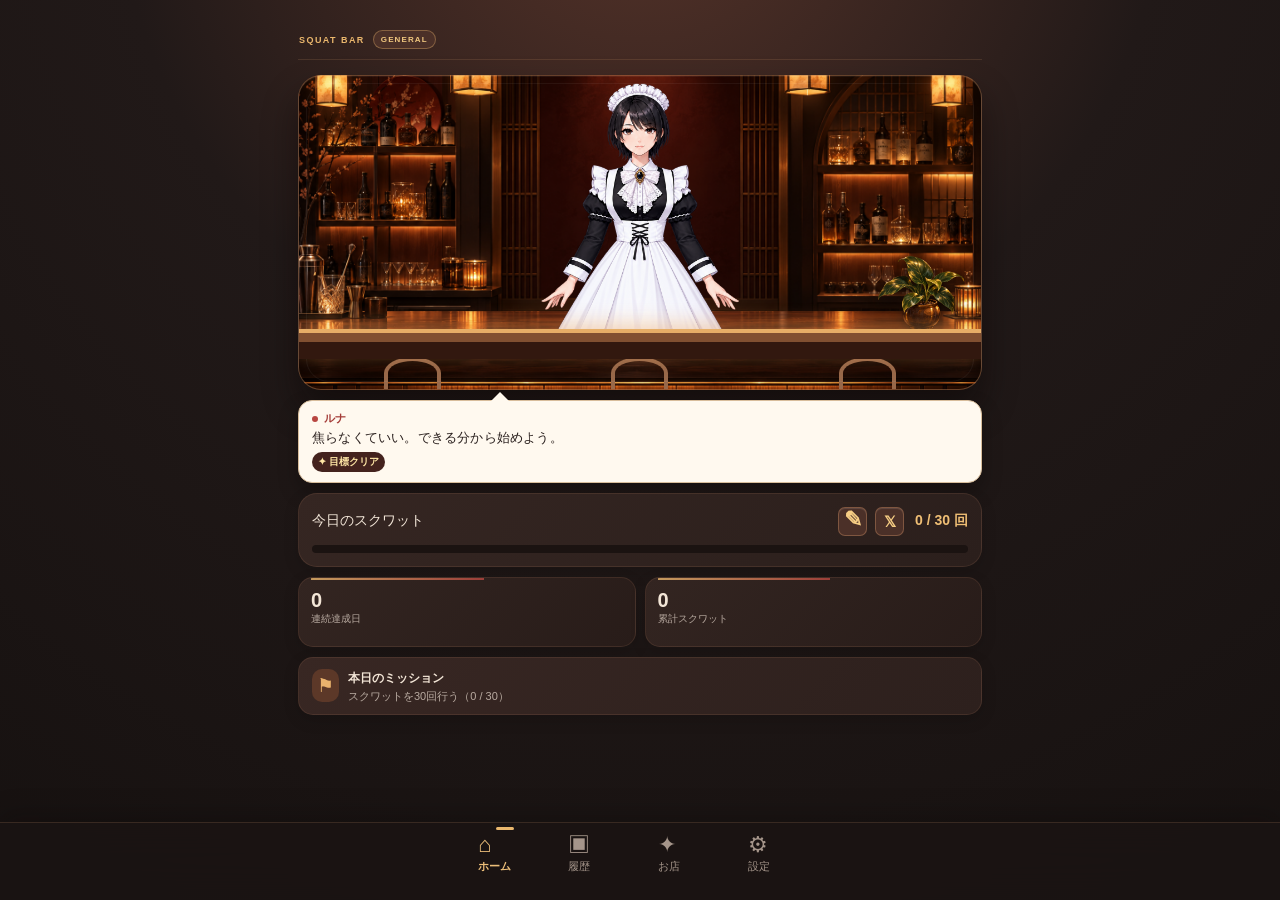
<file: index.html>
<!doctype html>
<html lang="ja">
  <head>
    <meta charset="UTF-8" />
    <meta name="viewport" content="width=device-width, initial-scale=1, viewport-fit=cover" />
    <meta name="theme-color" content="#211918" />
    <meta name="apple-mobile-web-app-capable" content="yes" />
    <meta name="apple-mobile-web-app-status-bar-style" content="black-translucent" />
    <meta name="apple-mobile-web-app-title" content="SQUAT BAR" />
    <link rel="manifest" href="manifest.webmanifest" />
    <link rel="apple-touch-icon" href="app-icon.jpg" />
    <link rel="stylesheet" href="style.css" />
    <title>SQUAT BAR</title>
  </head>
  <body>
    <main class="app-shell">
      <header class="app-header">
        <div class="brand-lockup"><p class="eyebrow">SQUAT BAR</p><span class="edition-tag">GENERAL</span></div>
        <h1 id="page-title"></h1>
      </header>

      <section id="home-page" class="page active" aria-label="ホーム">
        <article class="bar-card">
          <div class="bar-lights" aria-hidden="true"><i></i><i></i><i></i><i></i><i></i></div>
          <div class="bar-backdrop" aria-hidden="true"><span>◒</span><span>◇</span><span>◐</span></div>
          <div class="character-portrait"><img id="home-staff-image" src="a_clean_cutout_transparent_background_illustration.png" alt="バーカウンターに立つスタッフ" /></div>
          <img id="bar-plant" class="bar-plant" src="bar-plant-v1.png" alt="" aria-hidden="true" />
          <div class="bar-upgrades" aria-hidden="true"><img id="bar-upgrade-lamp" class="bar-upgrade bar-upgrade-lamp" src="bar-amber-lamp-v2.png" alt="" hidden /><img id="bar-upgrade-bottles" class="bar-upgrade bar-upgrade-bottles" src="bar-bottle-display-v2.png" alt="" hidden /><img id="bar-upgrade-runner" class="bar-upgrade bar-upgrade-runner" src="bar-velvet-runner-v2.png" alt="" hidden /><img id="bar-upgrade-record" class="bar-upgrade bar-upgrade-record" src="bar-record-player.png" alt="" hidden /><img id="bar-upgrade-stained-lamp" class="bar-upgrade bar-upgrade-stained-lamp" src="bar-stained-glass-lamp.png" alt="" hidden /><img id="bar-upgrade-flowers" class="bar-upgrade bar-upgrade-flowers" src="bar-dry-flower-vase.png" alt="" hidden /></div>
          <div class="counter-edge" aria-hidden="true"></div>
          <div class="bar-stools" aria-hidden="true"><span></span><span></span><span></span></div>
        </article>
        <article class="conversation-window"><p id="maid-name" class="maid-name">ルナ</p><p id="encouragement" class="maid-message"></p><span id="achievement-badge" class="achievement-badge" hidden>✦ 目標クリア</span></article>

        <article class="progress-card">
          <div class="progress-label"><span>今日のスクワット</span><div class="progress-actions"><button id="add-record-button" class="progress-action pencil-action" aria-label="スクワットを記録">✎</button><button id="share-button" class="progress-action x-action" aria-label="今日の記録をXへ投稿">𝕏</button><strong id="today-count">0 / 30 回</strong></div></div>
          <div class="progress-track"><div id="progress-bar" class="progress-bar"></div></div>
        </article>


        <div class="stats-grid">
          <article class="stat-card"><strong id="streak-count">0</strong><span>連続達成日</span></article>
          <article class="stat-card"><strong id="total-count">0</strong><span>累計スクワット</span></article>
        </div>

        <article class="mission-card"><span>⚑</span><div><strong>本日のミッション</strong><p id="mission-text"></p></div></article>
      </section>

      <section id="history-page" class="page" aria-label="履歴">
        <div class="history-summary">
          <article class="history-summary-card"><span>最高記録</span><strong id="history-best-count">0回</strong><small id="history-best-energy">0.0 kcal</small></article>
          <article class="history-summary-card"><span>累計記録</span><strong id="history-total-count">0回</strong><small id="history-total-energy">0.0 kcal</small></article>
        </div>
        <div class="period-summary" aria-label="期間ごとの記録">
          <article><span>今週</span><strong id="week-count">0回</strong><small id="week-days">0日記録</small></article>
          <article><span>今月</span><strong id="month-count">0回</strong><small id="month-days">0日記録</small></article>
        </div>
        <section class="history-chart" aria-labelledby="weekly-chart-title">
          <div><strong id="weekly-chart-title">最近7日間</strong><span id="weekly-chart-total">合計 0回</span></div>
          <div id="weekly-chart-bars" class="weekly-chart-bars" aria-label="最近7日間のスクワット回数"></div>
        </section>
        <div id="history-list" class="history-list"></div>
        <div id="history-empty" class="empty-state"><span>🗓️</span><h2>まだ記録がありません</h2><p>ホームから最初のスクワットを記録しましょう。</p></div>
      </section>

      <section id="collection-page" class="page" aria-label="屋敷">
        <p class="collection-summary">累計 <strong id="collection-total">0</strong> 回</p>
        <section class="bar-rank-card" aria-label="BAR営業ランク">
          <p>BAR RANK <span id="bar-rank-level">RANK 1</span></p><strong id="bar-rank-name">BAR ビギナー</strong>
          <div class="bar-rank-track"><i id="bar-rank-progress"></i></div><small id="bar-rank-next">次のランクまで 100回</small>
        </section>
        <section class="coin-wallet" aria-label="SQUAT COIN"><div><span>SQUAT COIN</span><strong><b id="coin-balance">0</b> coin</strong></div><small>スクワット1回につき1 coin。日替わりオーダーの達成で追加coinも獲得できます。</small></section>
        <section id="daily-order-card" class="daily-order-card" aria-label="日替わりオーダー">
          <div class="daily-order-heading"><span>DAILY ORDER</span><strong id="daily-order-reward">+0 coin</strong></div>
          <h2 id="daily-order-title">本日のオーダー</h2><p id="daily-order-detail"></p>
          <div class="daily-order-track"><i id="daily-order-progress"></i></div>
        </section>
        <h2>乾杯セッション</h2><div id="companion-shop" class="companion-shop"></div>
        <h2>バーを飾る</h2><div id="shop-list" class="shop-list"></div>
        <h2>スタッフ</h2><div id="staff-list" class="staff-list"></div><button id="show-fullbody-button" class="secondary-button">選択中のスタッフを全身表示</button>
        <h2>ごほうび</h2><div id="reward-list" class="collection-list"></div>
      </section>

      <section id="settings-page" class="page" aria-label="設定">
        <article class="settings-card"><label for="goal-input">1日の目標回数</label><div class="goal-control"><button id="goal-minus" aria-label="目標を減らす">−</button><input id="goal-input" type="number" inputmode="numeric" min="5" max="500" step="5" value="30" aria-label="1日の目標回数" /><span>回</span><button id="goal-plus" aria-label="目標を増やす">＋</button></div></article>
        <article class="settings-card"><label for="weight-input">体重</label><div class="weight-control"><input id="weight-input" type="number" inputmode="decimal" min="20" max="300" step="0.1" value="60" aria-label="体重" /><span>kg</span></div><p class="input-hint">太もも計測時のアクティブエネルギー概算に使います。</p></article>
        <article class="settings-card"><label for="motion-mode-input">太もも計測の感度</label><select id="motion-mode-input" class="settings-input"><option value="standard">標準</option><option value="slow">ゆっくり</option><option value="deep">深くしゃがむ</option></select><p id="motion-mode-hint" class="input-hint"></p></article>
        <article class="settings-card"><strong>データのバックアップ</strong><p class="input-hint">スクワット履歴・設定・解放スタッフをJSONファイルに保存、または復元できます。</p><div class="backup-actions"><button id="export-data-button" class="secondary-button" type="button">データを書き出す</button><label class="secondary-button import-data-button">データを読み込む<input id="import-data-input" type="file" accept="application/json,.json" hidden /></label></div></article>
        <article class="settings-card auto-protection-card"><strong>自動保護</strong><p id="auto-backup-status" class="input-hint">記録の変更時に、この端末へ自動復元ポイントを保存します。</p><small>アプリの更新では保持されます。Safariのデータ削除や端末故障には、手動の書き出しもご利用ください。</small></article>
        <article class="settings-card"><strong>リマインダー</strong><p class="input-hint">共有メニューから「リマインダー」を選び、通知時刻を設定できます。</p><button id="add-reminder-button" class="secondary-button">iPhoneのリマインダーに追加</button></article>
        <article class="settings-card about"><strong>SQUAT BAR</strong><p>カウンター越しのひとことと、毎日の小さな積み重ねを。</p></article>
      </section>
    </main>

    <nav class="tab-bar" aria-label="メインメニュー">
      <button class="tab active" data-page="home"><span>⌂</span>ホーム</button>
      <button class="tab" data-page="history"><span>▣</span>履歴</button>
      <button class="tab" data-page="collection"><span>✦</span>お店</button>
      <button class="tab" data-page="settings"><span>⚙</span>設定</button>
    </nav>

    <dialog id="record-dialog">
      <form id="record-form" method="dialog">
        <div class="dialog-header"><h2 id="record-dialog-title">記録する</h2><button class="close-button" value="cancel" aria-label="閉じる">×</button></div>
        <label class="form-label" for="count-input">今回のスクワット</label>
        <div class="count-picker"><button type="button" id="count-minus" aria-label="回数を減らす">−</button><input id="count-input" type="number" inputmode="numeric" min="1" max="500" value="10" aria-label="スクワット回数" /><span>回</span><button type="button" id="count-plus" aria-label="回数を増やす">＋</button></div>
        <section class="motion-counter" aria-labelledby="motion-title">
          <div><strong id="motion-title">太ももで自動計測</strong><p>背面を太ももへ当て、スマホ上部を下にして使います。</p></div>
          <button type="button" id="motion-open-button" class="motion-button">計測画面を開く</button>
        </section>
        <label class="form-label" for="performed-at-input">日時</label>
        <input id="performed-at-input" type="datetime-local" />
        <label class="form-label" for="memo-input">メモ（任意）</label>
        <input id="memo-input" maxlength="80" placeholder="例：朝の運動" />
        <p class="maid-tip">「無理はしないで。フォームを整えて、気持ちよくいこう。」</p>
        <button id="record-save-button" class="primary-button" value="default">保存する</button>
      </form>
    </dialog>
    <dialog id="staff-dialog" class="staff-dialog">
      <button id="close-staff-dialog" class="close-button" aria-label="閉じる">×</button>
      <img id="staff-dialog-image" src="a_clean_cutout_transparent_background_illustration.png" alt="スタッフの全身イラスト" />
    </dialog>
    <dialog id="unlock-dialog" class="unlock-dialog">
      <p class="motion-dialog-kicker">NEW STAFF UNLOCKED</p><h2>新しいスタッフが加わりました</h2>
      <div id="unlock-dialog-list" class="unlock-dialog-list"></div>
      <button id="close-unlock-dialog" class="primary-button" type="button">閉じる</button>
    </dialog>
    <dialog id="motion-dialog" class="motion-dialog">
      <button id="motion-close-button" class="close-button" aria-label="計測を閉じる">×</button>
      <p class="motion-dialog-kicker">THIGH SQUAT COUNTER</p>
      <h2>太ももで計測</h2>
      <div class="motion-live-count"><span>現在の回数</span><strong id="motion-count">0</strong><small>回</small></div>
      <div class="motion-metrics"><article><span>計測時間</span><strong id="motion-duration">0:00</strong></article><article><span>アクティブエネルギー</span><strong id="motion-energy">0.0 <small>kcal</small></strong></article></div>
      <section id="motion-posture" class="motion-posture" data-phase="idle" aria-live="polite">
        <span id="motion-posture-mark">Ⅰ</span><strong id="motion-posture-label">開始前</strong><p id="motion-status">スマホの背面を太ももへ。上部を下にして、直立した姿勢で準備してください。</p>
      </section>
      <div class="motion-guide"><span>直立</span><b>→</b><span>水平でOK</span><b>→</b><span>直立で+1</span></div>
      <button id="motion-begin-button" class="primary-button" type="button">基準をセットして開始</button>
      <button id="motion-undo-button" class="motion-undo-button" type="button" hidden>↶ 直前の1回を取り消す</button>
      <button id="motion-finish-button" class="secondary-button" type="button" hidden>終了して記録へ</button>
    </dialog>
    <dialog id="motion-resume-dialog" class="motion-resume-dialog">
      <p class="motion-dialog-kicker">MEASUREMENT PAUSED</p><h2>計測を再開しますか？</h2>
      <p>ページを離れたため、計測を一時停止しました。中断中の時間は計測時間に含まれません。</p>
      <button id="resume-motion-button" class="primary-button" type="button">再開する</button>
      <button id="interrupt-motion-button" class="secondary-button" type="button">中断する</button>
    </dialog>
    <div id="toast" class="toast" role="status" aria-live="polite"></div>

    <script src="app.js"></script>
  </body>
</html>
</file>
<file: style.css>
:root { --purple:#6e4bc6; --deep:#45317f; --pale:#f3efff; --ink:#292438; --muted:#726d80; --card:#fff; }
* { box-sizing: border-box; }
body { margin:0; color:var(--ink); background:#f7f5fb; font-family:-apple-system,BlinkMacSystemFont,"Hiragino Sans",sans-serif; }
button,input { font:inherit; } button { cursor:pointer; touch-action:manipulation; -webkit-tap-highlight-color:transparent; }
.app-shell { max-width:680px; min-height:calc(100vh - 78px); margin:auto; padding:calc(18px + env(safe-area-inset-top)) 18px 104px; }
.app-header { display:flex; align-items:center; margin-bottom:20px; position:relative; }.eyebrow { color:var(--purple); font-size:11px; font-weight:800; letter-spacing:.16em; margin:0 0 3px; }.app-header h1 { font-size:27px; margin:0; }.app-header h1:empty { display:none; }.icon-button { background:transparent; border:0; color:var(--muted); font-size:23px; margin-left:auto; padding:8px; }.page { display:none; }.page.active { display:block; }
.maid-card { align-items:center; background:linear-gradient(135deg,#7d5ad5,#3f2a7d); border-radius:26px; color:white; display:flex; gap:14px; padding:18px; box-shadow:0 12px 28px #6e4bc633; }.maid-portrait { align-items:center; background:#ffffff28; border:1px solid #ffffff30; border-radius:50%; display:flex; flex:0 0 78px; font-size:48px; height:78px; justify-content:center; }.maid-name { font-weight:800; margin:0 0 6px; }.maid-message { font-size:14px; line-height:1.55; margin:0; }.achievement-badge { background:#fff3c7; border-radius:99px; color:#735000; display:inline-block; font-size:12px; font-weight:700; margin-top:9px; padding:4px 8px; }
.progress-card,.mission-card,.settings-card { background:var(--card); border-radius:19px; box-shadow:0 4px 16px #3522640a; margin-top:16px; padding:17px; }.progress-label { display:flex; font-size:14px; justify-content:space-between; margin-bottom:12px; }.progress-label strong { color:var(--purple); }.progress-track { background:#e8e2f6; border-radius:99px; height:10px; overflow:hidden; }.progress-bar { background:linear-gradient(90deg,#9674e9,var(--purple)); border-radius:inherit; height:100%; transition:width .35s; width:0; }
.stats-grid { display:grid; gap:12px; grid-template-columns:1fr 1fr; margin-top:16px; }.stat-card { background:var(--card); border-radius:19px; display:flex; flex-direction:column; padding:16px; }.stat-card strong { font-size:25px; margin:7px 0 2px; }.stat-card span:last-child { color:var(--muted); font-size:12px; }.stat-icon { font-size:20px; }.primary-button { background:var(--purple); border:0; border-radius:99px; box-shadow:0 8px 16px #6e4bc636; color:white; display:block; font-weight:800; margin:22px 0 0; padding:16px; width:100%; }.mission-card { align-items:center; display:flex; gap:13px; }.mission-card>span { color:var(--purple); font-size:25px; }.mission-card strong { font-size:14px; }.mission-card p { color:var(--muted); font-size:13px; margin:4px 0 0; }
.tab-bar { background:#fffffff2; border-top:1px solid #e9e6ee; bottom:0; display:flex; height:78px; justify-content:center; left:0; padding-bottom:env(safe-area-inset-bottom); position:fixed; right:0; }.tab { background:transparent; border:0; color:#8c8795; display:flex; flex-direction:column; font-size:11px; gap:3px; min-width:90px; padding:10px 18px; }.tab span { font-size:22px; line-height:23px; }.tab.active { color:var(--purple); font-weight:800; }
.history-list,.collection-list { display:grid; gap:10px; }.history-item,.unlock-row { align-items:center; background:var(--card); border-radius:17px; display:flex; gap:13px; padding:15px; }.history-icon,.unlock-icon { align-items:center; background:var(--pale); border-radius:13px; display:flex; font-size:22px; height:44px; justify-content:center; width:44px; }.history-copy,.unlock-copy { flex:1; }.history-copy strong,.unlock-copy strong { display:block; font-size:15px; }.history-copy span,.unlock-copy span { color:var(--muted); display:block; font-size:12px; margin-top:4px; }.delete-button { background:#fff0f2; border:0; border-radius:9px; color:#be4860; padding:8px; }.empty-state { color:var(--muted); margin:85px auto; max-width:260px; text-align:center; }.empty-state span { font-size:42px; }.empty-state h2 { color:var(--ink); font-size:18px; }.empty-state p { font-size:14px; line-height:1.55; }.collection-summary { color:var(--muted); margin:0 0 22px; }.collection-summary strong { color:var(--purple); font-size:20px; }.page h2 { font-size:17px; margin:24px 0 10px; }.locked { filter:grayscale(1); opacity:.53; }.unlock-status { color:#3c9764; font-size:17px; }.lock-status { color:#9c97a6; }
.settings-card { margin-top:0; }.settings-card+ .settings-card { margin-top:15px; }.settings-card label,.settings-card strong { font-weight:800; }.goal-control,.count-picker { align-items:center; display:flex; gap:7px; justify-content:center; margin-top:16px; }.goal-control button,.count-picker button { background:var(--pale); border:0; border-radius:50%; color:var(--purple); font-size:24px; height:42px; width:42px; }.goal-control input,.count-picker input { appearance:textfield; background:transparent; border:0; color:var(--ink); font-size:22px; font-weight:800; min-width:0; outline:none; padding:4px; text-align:center; width:104px; }.goal-control input::-webkit-inner-spin-button,.goal-control input::-webkit-outer-spin-button,.count-picker input::-webkit-inner-spin-button,.count-picker input::-webkit-outer-spin-button { -webkit-appearance:none; margin:0; }.goal-control>span,.count-picker>span { font-weight:800; }.about p { color:var(--muted); font-size:13px; line-height:1.5; margin-bottom:0; }
dialog { border:0; border-radius:25px; box-shadow:0 18px 70px #1d163d66; max-width:430px; padding:0; width:calc(100% - 32px); }dialog::backdrop { background:#22184577; }dialog form { padding:22px; }.dialog-header { align-items:center; display:flex; justify-content:space-between; }.dialog-header h2 { margin:0; }.close-button { background:transparent; border:0; color:var(--muted); font-size:28px; }.form-label { display:block; font-size:14px; font-weight:800; margin-top:24px; }.count-picker { margin-top:11px; }.form-label+input { border:1px solid #ddd7e8; border-radius:12px; margin-top:9px; padding:12px; width:100%; }.maid-tip { background:var(--pale); border-radius:12px; color:#5f5578; font-size:13px; line-height:1.5; margin:18px 0 0; padding:12px; }.toast { background:#292438; border-radius:99px; bottom:92px; color:white; left:50%; opacity:0; padding:12px 18px; pointer-events:none; position:fixed; transform:translate(-50%,15px); transition:.25s; white-space:nowrap; }.toast.show { opacity:1; transform:translate(-50%,0); }
@media (min-width:700px) { .app-shell { padding-top:30px; } }
.settings-input { border:1px solid #ddd7e8; border-radius:12px; margin-top:10px; padding:12px; width:100%; }.input-hint { color:var(--muted); font-size:12px; margin:8px 0 0; }
.weight-control { align-items:center; display:flex; gap:9px; margin-top:12px; }.weight-control input { appearance:textfield; background:#211816; border:1px solid #7e5a473f; border-radius:12px; color:#f5e9da; font-size:21px; font-weight:800; outline:none; padding:10px 12px; text-align:center; width:112px; }.weight-control span { color:#f2e5d5; font-weight:800; }
.backup-actions { display:grid; gap:9px; grid-template-columns:1fr 1fr; margin-top:13px; }.backup-actions .secondary-button { align-items:center; display:flex; justify-content:center; margin-top:0; text-align:center; }.import-data-button { cursor:pointer; }
.history-summary { display:grid; gap:10px; grid-template-columns:1fr 1fr; margin-bottom:15px; }.history-summary-card { background:#302421; border:1px solid #b7835f3b; border-radius:16px; display:flex; flex-direction:column; padding:14px; }.history-summary-card span { color:#c4ad99; font-size:11px; }.history-summary-card strong { color:#f5e9da; font-size:22px; margin-top:6px; }.history-summary-card small { color:#efbf7a; font-size:12px; font-weight:800; margin-top:3px; }
.staff-list { display:grid; gap:10px; }.staff-select-card { background:#302421; border:1px solid #b7835f50; border-radius:16px; color:#f3e6d7; overflow:hidden; padding:9px 13px; text-align:left; width:100%; }.staff-select-main { align-items:center; background:transparent; border:0; color:inherit; display:flex; gap:12px; padding:0; text-align:left; width:100%; }.staff-select-main img,.staff-lock-avatar { align-items:center; background:#211816; border-radius:10px; display:flex; flex:0 0 52px; height:74px; justify-content:center; object-fit:cover; object-position:center top; width:52px; }.staff-select-main span:not(.staff-lock-avatar) { display:flex; flex:1; flex-direction:column; gap:5px; }.staff-select-main small { color:#d0b18d; font-size:12px; }.staff-select-main b { color:#e9bd78; font-size:12px; font-weight:800; }.staff-select-card.selected { border-color:#e7b36a; box-shadow:0 0 0 1px #e7b36a33; }.staff-select-card.locked { cursor:not-allowed; opacity:.62; }.staff-card-name-row { align-items:center; border-top:1px solid #b7835f28; display:grid; gap:9px; grid-template-columns:64px 1fr; margin-top:10px; padding-top:10px; }.staff-card-name-row span { color:#cbb298; font-size:11px; font-weight:700; }.staff-card-name-row input { background:#211816; border:1px solid #7e5a473f; border-radius:9px; color:#f5e9da; min-width:0; padding:8px; width:100%; }
.unlock-dialog { background:#302421; border:1px solid #d8ad6a; border-radius:24px; color:#f7ecdf; max-width:380px; padding:24px; }.unlock-dialog h2 { font-family:Georgia,"Hiragino Mincho ProN",serif; font-size:22px; margin:8px 0 18px; }.unlock-dialog-list { display:grid; gap:10px; }.unlock-dialog-list article { align-items:center; background:#211816; border-radius:14px; display:flex; gap:12px; padding:10px; }.unlock-dialog-list img { border-radius:9px; height:62px; object-fit:cover; object-position:center top; width:48px; }.unlock-dialog-list strong,.unlock-dialog-list span { display:block; }.unlock-dialog-list strong { font-size:16px; }.unlock-dialog-list span { color:#d0b18d; font-size:12px; margin-top:4px; }.unlock-dialog .primary-button { margin:18px 0 0; }
.motion-counter { align-items:center; background:#211816; border:1px solid #7e5a473f; border-radius:14px; display:flex; gap:11px; margin-top:18px; padding:13px; }.motion-counter>div { flex:1; }.motion-counter strong { color:#f2d0a0; }.motion-counter p { color:#c9b4a0; font-size:12px; line-height:1.45; margin:4px 0 0; }.motion-button { background:#4b3028; border:1px solid #ba805d77; border-radius:9px; color:#f6cd84; font-size:12px; font-weight:800; padding:9px 10px; white-space:nowrap; }
.motion-dialog { background:radial-gradient(circle at 50% 0,#4a2d23,#181110 67%); border:1px solid #b7835f60; border-radius:0; color:#f7ecdf; height:100dvh; max-height:none; max-width:none; padding:calc(28px + env(safe-area-inset-top)) 24px calc(24px + env(safe-area-inset-bottom)); width:100vw; }.motion-dialog .close-button { position:absolute; right:18px; top:calc(18px + env(safe-area-inset-top)); }.motion-dialog-kicker { color:#eabe77; font-size:11px; font-weight:800; letter-spacing:.15em; margin:0; }.motion-dialog h2 { font-family:Georgia,"Hiragino Mincho ProN",serif; font-size:28px; margin:8px 0 20px; }.motion-live-count { align-items:baseline; display:flex; justify-content:center; margin:18px 0 24px; }.motion-live-count span { color:#d8bda0; font-size:13px; margin-right:10px; }.motion-live-count strong { color:#f6c477; font-size:90px; font-variant-numeric:tabular-nums; line-height:.9; }.motion-live-count small { color:#f5e4d0; font-size:18px; font-weight:800; margin-left:7px; }.motion-posture { background:#302421; border:1px solid #9d735855; border-radius:23px; padding:22px 18px; text-align:center; }.motion-posture>span { align-items:center; background:#4d362c; border-radius:50%; color:#f5ca83; display:flex; font-family:Georgia,serif; font-size:34px; height:66px; justify-content:center; margin:auto; width:66px; }.motion-posture strong { display:block; font-size:20px; margin-top:13px; }.motion-posture p { color:#c8b4a0; font-size:13px; line-height:1.55; margin:9px auto 0; max-width:290px; }.motion-posture[data-phase="calibrating"]>span { animation:pulse 1s infinite; }.motion-posture[data-phase="ready"]>span { background:#67422d; color:#ffcf7d; }.motion-posture[data-phase="down"]>span { background:#3d6a55; color:#e9ffd8; }.motion-guide { align-items:center; color:#d2b596; display:flex; font-size:11px; justify-content:center; margin:22px 0; text-align:center; }.motion-guide b { color:#efbe78; font-size:18px; margin:0 10px; }@keyframes pulse { 50% { transform:scale(1.08); } }.motion-dialog .primary-button { margin-top:12px; }.motion-dialog .secondary-button { margin-top:11px; }
.motion-metrics { display:grid; gap:10px; grid-template-columns:1fr 1fr; margin:-8px 0 18px; }.motion-metrics article { background:#2b1d19; border:1px solid #a6754f42; border-radius:13px; padding:10px; text-align:center; }.motion-metrics span { color:#cdb39b; display:block; font-size:10px; }.motion-metrics strong { color:#f6cd84; display:block; font-size:18px; margin-top:4px; }.motion-metrics small { font-size:10px; }
.motion-resume-dialog { background:#302421; border:1px solid #d8ad6a; border-radius:24px; color:#f7ecdf; max-width:380px; padding:24px; }.motion-resume-dialog h2 { font-family:Georgia,"Hiragino Mincho ProN",serif; font-size:22px; margin:8px 0 10px; }.motion-resume-dialog>p:not(.motion-dialog-kicker) { color:#cbb49e; font-size:13px; line-height:1.55; margin:0; }.motion-resume-dialog .primary-button { margin:20px 0 0; }.motion-resume-dialog .secondary-button { margin-top:10px; }

/* Bar theme */
:root { --purple:#b94542; --deep:#211918; --pale:#f5e8d6; --ink:#f6eee4; --muted:#b8aaa0; --card:#302421; }
body { background:radial-gradient(circle at 50% -15%,#57342a 0,#211918 43%,#161110 100%); min-height:100vh; }
.app-header h1 { color:#f7eee4; font-family:Georgia,"Hiragino Mincho ProN",serif; letter-spacing:.05em; }.eyebrow { color:#eab76d; }.icon-button { color:#e9d9c8; }
.bar-card { background:linear-gradient(180deg,#31201d 0%,#473029 56%,#241917 57%,#140e0d 100%); border:1px solid #9d735840; border-radius:23px; box-shadow:0 18px 32px #05030366; height:268px; overflow:hidden; position:relative; }
.bar-lights { display:flex; justify-content:space-evenly; left:10%; position:absolute; right:10%; top:12px; }.bar-lights i { background:#f4ca74; border-radius:50%; box-shadow:0 0 13px #f4a949,0 0 28px #cb613e; height:6px; width:6px; }.bar-backdrop { align-items:center; color:#d0a36d; display:flex; font-size:30px; gap:25px; justify-content:center; left:0; opacity:.4; position:absolute; right:0; top:40px; }.bar-backdrop span { border-bottom:2px solid #b77854; padding:5px 12px 13px; }
.character-placeholder { align-items:center; background:linear-gradient(160deg,#f5e4ce,#c18874); border:3px solid #150f0e; border-radius:50% 50% 38% 38%; bottom:54px; color:#291b1b; display:flex; flex-direction:column; height:135px; justify-content:center; left:20%; position:absolute; text-align:center; width:112px; z-index:2; }.character-placeholder span { font-size:62px; line-height:.7; }.character-placeholder small { font-size:7px; font-weight:800; letter-spacing:.08em; margin-top:12px; }
.counter-edge { background:linear-gradient(#d1975d 0 10%,#6d3e25 10% 42%,#2d1711 42%); bottom:38px; box-shadow:0 -5px 17px #f3b76b44; height:34px; left:0; position:absolute; right:0; z-index:3; }.bar-stools { bottom:0; display:flex; justify-content:space-around; left:0; position:absolute; right:0; z-index:1; }.bar-stools span { border:4px solid #986849; border-bottom:0; border-radius:50% 50% 0 0; height:32px; width:57px; }
.speech-bubble { background:#fff9ef; border-radius:14px; color:#2a201e; max-width:47%; padding:12px; position:absolute; right:15px; top:63px; z-index:4; }.speech-bubble::after { border-right:14px solid transparent; border-top:13px solid #fff9ef; bottom:-11px; content:""; left:18px; position:absolute; }.maid-name { color:#a43c38; font-size:12px; font-weight:800; margin:0 0 5px; }.maid-message { font-family:Georgia,"Hiragino Mincho ProN",serif; font-size:13px; line-height:1.45; margin:0; }.achievement-badge { background:#44231e; color:#ffe7a6; }
.progress-card,.mission-card,.settings-card,.stat-card,.history-item,.unlock-row { background:#302421; border:1px solid #b7835f28; box-shadow:0 5px 16px #00000024; }.progress-label { color:#f3e7d9; }.progress-label strong { color:#f0bf75; }.progress-track { background:#1b1311; }.progress-bar { background:linear-gradient(90deg,#b84640,#ed9a59); }.stat-card strong,.mission-card strong,.history-copy strong,.unlock-copy strong,.settings-card label,.settings-card strong,.collection-summary strong { color:#f3e6d7; }.stat-card span:last-child,.mission-card p,.history-copy span,.unlock-copy span,.collection-summary,.about p,.input-hint { color:#b8aaa0; }.stat-icon { filter:saturate(.75); }.mission-card>span { color:#e9b26d; }.primary-button { background:linear-gradient(135deg,#b83e3b,#7b2927); box-shadow:0 8px 16px #07040466; }.primary-button:active { transform:translateY(1px); }
.tab-bar { background:#1b1413f5; border-top:1px solid #9e73523b; }.tab { color:#a5958a; }.tab.active { color:#ebbd79; }.history-icon,.unlock-icon { background:#201714; }.delete-button { background:#4b2527; color:#ffc9c6; }.empty-state { color:#b8aaa0; }.empty-state h2,.page h2 { color:#f4e6d7; }.goal-control input,.count-picker input { color:#f5e9da; }.goal-control button,.count-picker button { background:#4b3028; color:#f2c27e; }.goal-control>span,.count-picker>span { color:#f2e5d5; }.settings-input,.form-label+input { background:#211816; border-color:#7e5a473f; color:#f5e9da; }.maid-tip { background:#432b25; color:#f0d9bc; }
dialog { background:#302421; color:#f5e9da; }.close-button { color:#e7d7c6; }.toast { background:#e6b66f; color:#261815; }
.share-button,.secondary-button { background:transparent; border:1px solid #b7835f70; border-radius:99px; color:#f0c77f; font-weight:700; margin-top:12px; padding:12px; width:100%; }.share-button { touch-action:manipulation; }.reminder-banner { align-items:center; background:#4b2c25; border:1px solid #d58c5d5e; border-radius:17px; color:#f6e6d1; display:flex; gap:12px; margin-top:16px; padding:14px; }.reminder-banner>span { color:#efb464; font-size:25px; }.reminder-banner div { flex:1; }.reminder-banner strong { font-size:13px; }.reminder-banner p { color:#d4b8a2; font-size:12px; margin:4px 0 0; }.reminder-banner button { background:transparent; border:0; color:#f1c87e; font-size:12px; font-weight:800; padding:8px; }.toggle-row { align-items:center; display:flex; justify-content:space-between; }.toggle-row input { height:0; opacity:0; position:absolute; width:0; }.toggle-row i { background:#69544c; border-radius:99px; height:28px; position:relative; transition:.2s; width:50px; }.toggle-row i::after { background:#fff7ed; border-radius:50%; content:""; height:22px; left:3px; position:absolute; top:3px; transition:.2s; width:22px; }.toggle-row input:checked + i { background:#b84640; }.toggle-row input:checked + i::after { transform:translateX(22px); }.reminder-options { margin-top:17px; }.reminder-options[hidden] { display:none; }.reminder-options label { display:block; font-size:13px; }.reminder-options input[type="time"] { background:#211816; border:1px solid #7e5a473f; border-radius:12px; color:#f5e9da; margin-top:8px; padding:11px; width:100%; }

/* Compact one-screen home dashboard */
.app-shell { min-height:calc(100dvh - 78px); padding-bottom:12px; }.app-header { margin-bottom:11px; }.app-header h1 { font-size:22px; }.eyebrow { font-size:9px; }.bar-card { height:204px; }.bar-lights { top:9px; }.bar-backdrop { font-size:23px; top:35px; }.character-placeholder { bottom:44px; height:106px; left:18%; width:90px; }.character-placeholder span { font-size:49px; }.character-placeholder small { font-size:6px; margin-top:9px; }.counter-edge { bottom:31px; height:29px; }.bar-stools span { height:26px; width:48px; }.speech-bubble { max-width:49%; padding:9px; right:12px; top:47px; }.maid-name { font-size:11px; }.maid-message { font-size:12px; line-height:1.38; }.achievement-badge { font-size:10px; margin-top:5px; padding:3px 6px; }
#home-page.active { display:grid; gap:10px; }.progress-card,.mission-card { margin-top:0; padding:13px; }.progress-label { align-items:center; margin-bottom:9px; }.progress-actions { align-items:center; display:flex; gap:7px; }.progress-action { align-items:center; background:#4b3028; border:1px solid #ba805d77; border-radius:7px; color:#f6cd84; display:inline-flex; font-size:18px; font-weight:800; height:29px; justify-content:center; line-height:1; padding:0; width:29px; }.x-action { font-size:15px; }.progress-label strong { font-size:14px; margin-left:3px; white-space:nowrap; }.progress-track { height:8px; }.stats-grid { gap:9px; margin-top:0; }.stat-card { border-radius:15px; padding:9px 12px; }.stat-icon { font-size:15px; }.stat-card strong { font-size:20px; margin:2px 0 0; }.stat-card span:last-child { font-size:10px; }.mission-card { border-radius:15px; gap:9px; min-height:54px; padding:10px 13px; }.mission-card>span { font-size:19px; }.mission-card strong { font-size:12px; }.mission-card p { font-size:11px; margin-top:2px; }
#history-page,#collection-page,#settings-page { padding-bottom:calc(98px + env(safe-area-inset-bottom)); }
@media (max-height:700px) { .app-shell { padding-top:calc(8px + env(safe-area-inset-top)); }.bar-card { height:172px; }.character-placeholder { bottom:39px; height:90px; width:77px; }.speech-bubble { top:37px; }.maid-message { font-size:11px; }.mission-card { display:none; } }
.conversation-window { background:#fff9ef; border:1px solid #d8bd9b; border-radius:14px; color:#2a201e; padding:10px 13px; position:relative; }.conversation-window::before { border-bottom:10px solid #fff9ef; border-left:10px solid transparent; border-right:10px solid transparent; content:""; left:28%; position:absolute; top:-9px; }.conversation-window .maid-name { font-size:11px; margin-bottom:3px; }.conversation-window .maid-message { font-size:13px; }.conversation-window .achievement-badge { font-size:10px; margin-top:5px; }.speech-bubble { display:none; }
@media (max-height:700px) { .conversation-window { padding:8px 12px; }.conversation-window .maid-message { font-size:11px; } }
.character-portrait { bottom:60px; left:50%; overflow:hidden; position:absolute; top:5px; transform:translateX(-50%); width:235px; z-index:2; }.character-portrait img { display:block; height:auto; max-width:none; object-fit:initial; object-position:center top; width:100%; }.character-placeholder { display:none; }
@media (min-height:701px) { .character-portrait { bottom:72px; top:7px; width:285px; } }
@media (max-height:700px) { .character-portrait { bottom:60px; top:4px; width:215px; } }
.staff-showcase { align-items:center; background:#302421; border:1px solid #b7835f50; border-radius:16px; color:#f3e6d7; display:flex; gap:12px; margin-bottom:11px; overflow:hidden; padding:9px 13px; text-align:left; width:100%; }.staff-showcase img { align-self:flex-end; height:77px; margin:-8px 0 -9px 3px; object-fit:contain; width:55px; }.staff-showcase span { display:flex; flex:1; flex-direction:column; gap:5px; }.staff-showcase small { color:#d0b18d; font-size:12px; }.staff-showcase b { color:#e9bd78; font-size:25px; font-weight:400; }.staff-dialog { background:#211918; border:1px solid #b7835f60; border-radius:22px; max-height:90dvh; max-width:360px; padding:16px; }.staff-dialog img { display:block; height:min(76dvh, 670px); object-fit:contain; width:100%; }.staff-dialog .close-button { position:absolute; right:8px; top:4px; z-index:2; }
.pencil-action { font-size:22px; padding-bottom:3px; }.history-actions { display:flex; gap:6px; }.edit-button,.delete-button { border:0; border-radius:9px; font-size:11px; padding:8px; }.edit-button { background:#4a382d; color:#f0c77f; }.form-label + input[type="datetime-local"] { background:#211816; border:1px solid #7e5a473f; border-radius:12px; color:#f5e9da; margin-top:9px; padding:12px; width:100%; }
@media (min-height:701px) { .bar-card { height:clamp(245px, 39dvh, 315px); }.character-placeholder { bottom:54px; height:145px; width:124px; }.character-placeholder span { font-size:70px; }.speech-bubble { top:70px; }.counter-edge { bottom:38px; height:34px; }.bar-stools span { height:32px; width:57px; } }
@media (max-height:700px) { .bar-card { height:210px; }.character-placeholder { bottom:42px; height:104px; width:88px; }.speech-bubble { top:47px; } }

/* Measurement controls and history insights */
.period-summary { display:grid; gap:10px; grid-template-columns:1fr 1fr; margin:0 0 12px; }.period-summary article { background:#261b18; border:1px solid #b7835f3b; border-radius:16px; display:flex; flex-direction:column; padding:12px 14px; }.period-summary span { color:#c4ad99; font-size:11px; }.period-summary strong { color:#f5e9da; font-size:20px; margin-top:5px; }.period-summary small { color:#e8b970; font-size:11px; font-weight:700; margin-top:3px; }
.history-chart { background:#302421; border:1px solid #b7835f3b; border-radius:16px; margin:0 0 15px; padding:14px; }.history-chart>div:first-child { align-items:center; display:flex; justify-content:space-between; }.history-chart>div:first-child strong { color:#f3e6d7; font-size:14px; }.history-chart>div:first-child span { color:#e9bd78; font-size:12px; font-weight:700; }.weekly-chart-bars { align-items:end; display:grid; gap:7px; grid-template-columns:repeat(7,1fr); height:116px; margin-top:12px; }.weekly-chart-bars article { align-items:center; display:flex; flex-direction:column; height:100%; justify-content:flex-end; min-width:0; }.weekly-chart-bars strong { color:#e9d9c8; font-size:10px; font-variant-numeric:tabular-nums; margin-bottom:5px; }.weekly-chart-bars i { background:linear-gradient(180deg,#ed9a59,#a83e3b); border-radius:5px 5px 2px 2px; display:block; max-height:76px; min-height:2px; transition:height .3s; width:100%; }.weekly-chart-bars small { color:#b8aaa0; font-size:9px; margin-top:6px; white-space:nowrap; }
.settings-card select.settings-input { appearance:auto; color-scheme:dark; display:block; margin-top:12px; }.motion-undo-button { background:transparent; border:1px solid #b7835f70; border-radius:99px; color:#f0c77f; font-size:13px; font-weight:700; margin-top:11px; padding:12px; width:100%; }.motion-undo-button:disabled { border-color:#6a55494d; color:#88796f; cursor:not-allowed; }
/* BAR rank progression */
.bar-rank-card { background:linear-gradient(135deg,#3c2923,#211715); border:1px solid #d09a5a75; border-radius:17px; margin:0 0 18px; padding:15px; }.bar-rank-card p { color:#e9bd78; display:flex; font-size:10px; font-weight:800; justify-content:space-between; letter-spacing:.11em; margin:0; }.bar-rank-card strong { color:#f8e9d5; display:block; font-family:Georgia,"Hiragino Mincho ProN",serif; font-size:22px; margin:7px 0 10px; }.bar-rank-track { background:#160e0c; border-radius:99px; height:8px; overflow:hidden; }.bar-rank-track i { background:linear-gradient(90deg,#b84640,#f0b862); border-radius:inherit; display:block; height:100%; transition:width .35s; width:0; }.bar-rank-card small { color:#cbb29d; display:block; font-size:11px; margin-top:8px; }
.edition-link { display:block; text-align:center; text-decoration:none; }

/* Refined bar-room interface */
.app-shell { max-width:720px; }.app-header { align-items:flex-end; border-bottom:1px solid #b7835f32; margin-bottom:15px; padding:0 1px 10px; }.brand-lockup { align-items:center; display:flex; gap:8px; }.app-header .eyebrow { margin:0; }.edition-tag { background:#4b3028; border:1px solid #d6a4656b; border-radius:99px; color:#f0c77f; font-size:8px; font-weight:800; letter-spacing:.14em; padding:4px 7px; }.app-header h1 { line-height:1; }
.bar-card { box-shadow:inset 0 1px #ffffff0f,0 20px 35px #09050475; }.bar-card::after { border:1px solid #ffffff0d; border-radius:inherit; content:""; inset:7px; pointer-events:none; position:absolute; z-index:4; }.conversation-window { box-shadow:0 9px 20px #0805044a; overflow:visible; }.conversation-window .maid-name { align-items:center; display:flex; gap:6px; letter-spacing:.04em; }.conversation-window .maid-name::before { background:#b84640; border-radius:50%; content:""; height:6px; width:6px; }.conversation-window .maid-message { letter-spacing:.015em; }
.progress-card { background:linear-gradient(135deg,#352622,#2b1f1c); }.progress-actions { gap:8px; }.progress-action { box-shadow:inset 0 1px #ffffff1b; transition:background .2s,transform .2s; }.progress-action:active { background:#67402f; transform:scale(.94); }.progress-label strong { font-variant-numeric:tabular-nums; }.stat-card { background:linear-gradient(135deg,#332521,#281c19); min-height:70px; position:relative; overflow:hidden; }.stat-card::after { background:linear-gradient(90deg,#eab76d,#b84640); content:""; height:2px; left:12px; opacity:.8; position:absolute; right:45%; top:0; }.mission-card { background:linear-gradient(135deg,#382723,#2d201d); }.mission-card>span { background:#5c3828; border-radius:10px; padding:5px; }
.page h2 { border-left:3px solid #e5b36f; line-height:1; padding-left:9px; }.history-summary-card,.period-summary article { box-shadow:inset 0 1px #ffffff0b; }.history-item { transition:border-color .2s,transform .2s; }.history-item:active { border-color:#d5a2618e; transform:scale(.985); }.history-chart { box-shadow:inset 0 1px #ffffff0a; }.weekly-chart-bars i { box-shadow:0 0 10px #da87554d; }.bar-rank-card { box-shadow:inset 0 1px #ffffff12,0 10px 18px #0805043d; }.bar-rank-card strong { text-shadow:0 1px #000; }
.settings-card { box-shadow:inset 0 1px #ffffff09,0 6px 16px #0000001e; }.settings-card:focus-within { border-color:#d8a15f81; }.secondary-button { transition:background .2s,border-color .2s,transform .2s; }.secondary-button:active { background:#4d342b; transform:translateY(1px); }.edition-link { letter-spacing:.03em; }.tab-bar { backdrop-filter:blur(18px); box-shadow:0 -7px 25px #08050435; }.tab { position:relative; transition:color .2s,transform .2s; }.tab.active::before { background:#eab76d; border-radius:99px; content:""; height:3px; left:50%; position:absolute; top:4px; transform:translateX(-50%); width:18px; }.tab:active { transform:scale(.94); }
.motion-dialog { background:radial-gradient(circle at 50% 0,#5a372a,#201513 53%,#120d0c 100%); }.motion-live-count strong { text-shadow:0 0 25px #e4a5523d; }.motion-metrics article { box-shadow:inset 0 1px #ffffff0d; }.motion-posture { box-shadow:inset 0 1px #ffffff0e; }.motion-undo-button,.motion-dialog .secondary-button { min-height:46px; }.primary-button { letter-spacing:.03em; }.primary-button:active { filter:brightness(1.12); }
@media (prefers-reduced-motion: no-preference) { .conversation-window,.progress-card,.stats-grid,.mission-card { animation:soft-arrive .35s ease both; }.stats-grid { animation-delay:.05s; }.mission-card { animation-delay:.1s; } @keyframes soft-arrive { from { opacity:0; transform:translateY(5px); } to { opacity:1; transform:none; } } }
@media (max-height:700px) { .app-header { margin-bottom:8px; padding-bottom:6px; }.edition-tag { font-size:7px; padding:3px 6px; }.conversation-window { box-shadow:0 5px 12px #08050435; }.stat-card { min-height:0; } }
.auto-protection-card { background:linear-gradient(135deg,#342722,#29201d); }.auto-protection-card small { color:#9f8f84; display:block; font-size:10px; line-height:1.55; margin-top:9px; }
/* Generated bar interior and collectible decor */
.bar-card { background:#211614 url("bar-background-v1.png") center center / cover no-repeat; border-color:#b9835a77; }
.bar-lights,.bar-backdrop { display:none; }
.character-portrait { bottom:55px; z-index:3; }
.counter-edge { background:linear-gradient(180deg,#e6ae67 0 12%,#815031 13% 42%,#32180f 43%); bottom:30px; box-shadow:0 -5px 19px #efa65a70; height:30px; z-index:5; }
.bar-stools { z-index:2; }
.bar-plant { bottom:42px; display:block; filter:drop-shadow(0 7px 5px #1209079c); height:auto; position:absolute; right:10px; width:70px; z-index:4; }
@media (min-height:701px) { .bar-plant { bottom:50px; right:15px; width:91px; } }
@media (max-height:700px) { .bar-plant { bottom:39px; right:8px; width:62px; } }
/* SQUAT COIN bar decoration shop */
.coin-wallet { align-items:center; background:linear-gradient(135deg,#3a291f,#231916); border:1px solid #dda95d75; border-radius:17px; display:flex; gap:14px; justify-content:space-between; margin:12px 0 17px; padding:13px 15px; }
.coin-wallet div { display:flex; flex-direction:column; gap:3px; }.coin-wallet span { color:#d5af78; font-size:10px; font-weight:800; letter-spacing:.12em; }.coin-wallet strong { color:#ffe0a0; font-size:22px; line-height:1; }.coin-wallet strong b { color:#ffd47c; font-size:27px; }.coin-wallet small { color:#c2a58b; font-size:11px; line-height:1.45; max-width:160px; }
.shop-list { display:grid; gap:9px; margin-bottom:20px; }.shop-item { align-items:center; background:linear-gradient(135deg,#352622,#291d1a); border:1px solid #b7835f46; border-radius:15px; display:flex; gap:10px; min-height:69px; padding:10px 12px; }.shop-item.owned { border-color:#dbac6680; }.shop-icon { align-items:center; background:#211714; border-radius:11px; display:flex; font-size:23px; height:42px; justify-content:center; width:42px; }.shop-item>div { display:flex; flex:1; flex-direction:column; gap:4px; min-width:0; }.shop-item strong { color:#f5e8d9; font-size:13px; }.shop-item small { color:#b8a08c; font-size:10px; line-height:1.35; }.shop-buy,.shop-owned { border:0; border-radius:9px; font-size:11px; font-weight:800; padding:9px 8px; white-space:nowrap; }.shop-buy { background:#725033; color:#ffe1a5; }.shop-buy:disabled { background:#3b302b; color:#8f7d70; }.shop-owned { background:#314131; color:#bde1ba; }
.bar-upgrade[hidden],.bar-plant[hidden] { display:none; }.bar-upgrade { position:absolute; pointer-events:none; }.bar-upgrade-lamp { background:radial-gradient(circle at 50% 28%,#fff6bd 0 6%,#f4c15d 8% 19%,#9c612f 20% 27%,transparent 29%),linear-gradient(90deg,transparent 43%,#d9a860 44% 56%,transparent 57%); border-radius:50%; box-shadow:0 0 21px 8px #f7b34773; height:73px; left:22px; top:43px; width:47px; z-index:4; }.bar-upgrade-bottles { background:repeating-linear-gradient(90deg,#6e4334 0 8px,#e2a85b 9px 12px,#38231e 13px 18px); border-bottom:3px solid #d3a25f; box-shadow:0 4px 9px #120907b3; height:26px; left:17px; opacity:.94; top:22px; width:90px; z-index:3; }.bar-upgrade-runner { background:linear-gradient(90deg,#4b1219,#9c2730 45%,#4b1219); border-left:1px solid #e3ad5e; border-right:1px solid #e3ad5e; bottom:31px; box-shadow:0 -1px #f5c26d99; height:10px; left:50%; transform:translateX(-50%); width:104px; z-index:6; }
@media (max-height:700px) { .coin-wallet { margin:9px 0 13px; padding:11px 13px; }.coin-wallet strong b { font-size:23px; }.coin-wallet small { font-size:10px; max-width:145px; }.shop-list { gap:7px; margin-bottom:15px; }.shop-item { min-height:59px; padding:8px 10px; }.shop-icon { font-size:19px; height:35px; width:35px; }.bar-upgrade-lamp { left:16px; top:34px; transform:scale(.8); transform-origin:top left; }.bar-upgrade-bottles { left:12px; top:17px; transform:scale(.8); transform-origin:top left; }.bar-upgrade-runner { bottom:31px; transform:translateX(-50%) scale(.82); } }
/* Coin-funded staff companion sessions */
.companion-session { align-items:center; background:linear-gradient(135deg,#513526,#2f211d); border:1px solid #e1ae6873; border-radius:15px; box-shadow:0 8px 18px #09050442; color:#f8ead9; display:flex; gap:10px; padding:10px 12px; }.companion-session>span { background:#6b422b; border-radius:11px; font-size:22px; padding:7px; }.companion-session>div { display:flex; flex:1; flex-direction:column; min-width:0; }.companion-session small { color:#e6b871; font-size:9px; font-weight:800; letter-spacing:.1em; }.companion-session strong { font-size:13px; margin-top:2px; }.companion-session p { color:#ceb7a1; font-size:10px; line-height:1.35; margin:3px 0 0; }.companion-session button,.companion-shop-card button { background:#815131; border:1px solid #e1ae687f; border-radius:9px; color:#ffe1a5; font-size:11px; font-weight:800; padding:9px 8px; white-space:nowrap; }.companion-session button:active,.companion-shop-card button:active { transform:scale(.97); }.companion-shop { margin:0 0 17px; }.companion-shop-card { align-items:center; background:linear-gradient(135deg,#3d291f,#291d1a); border:1px solid #d9a56261; border-radius:15px; display:flex; gap:10px; min-height:78px; padding:10px 12px; }.companion-shop-card>span { background:#5d3827; border-radius:11px; display:grid; font-size:24px; height:42px; place-items:center; width:42px; }.companion-shop-card>div { display:flex; flex:1; flex-direction:column; gap:3px; min-width:0; }.companion-shop-card small { color:#d7b680; font-size:10px; }.companion-shop-card strong { color:#f5e8d9; font-size:13px; }.companion-shop-card p { color:#b8a08c; font-size:10px; line-height:1.35; margin:0; }.companion-shop-card button:disabled { background:#3b302b; border-color:#685044; color:#8f7d70; }
@media (max-height:700px) { .companion-session { gap:8px; padding:8px 10px; }.companion-session>span { font-size:18px; padding:6px; }.companion-session p { display:none; }.companion-session button { padding:7px; }.companion-shop { margin-bottom:13px; }.companion-shop-card { min-height:65px; padding:8px 10px; }.companion-shop-card>span { font-size:20px; height:36px; width:36px; }.companion-shop-card p { font-size:9px; } }

/* Additional generated bar decor */
.shop-icon img { height:100%; object-fit:contain; width:100%; }
.bar-upgrade-record { filter:drop-shadow(0 5px 5px #120907a8); left:7px; top:39px; width:76px; z-index:3; }
.bar-upgrade-stained-lamp { filter:drop-shadow(0 0 8px #e9a94b88); right:5px; top:12px; width:52px; z-index:4; }
.bar-upgrade-flowers { bottom:42px; filter:drop-shadow(0 5px 4px #120907a8); left:7px; width:52px; z-index:6; }
@media (max-height:700px) { .bar-upgrade-record { left:5px; top:34px; width:62px; }.bar-upgrade-stained-lamp { right:4px; top:10px; width:43px; }.bar-upgrade-flowers { bottom:39px; left:5px; width:43px; } }

/* Generated replacements for the original shop decor */
.bar-upgrade-lamp { background:none; border-radius:0; box-shadow:none; filter:drop-shadow(0 0 7px #e6ad5888); height:auto; left:18px; top:29px; width:47px; }
.bar-upgrade-bottles { background:none; border:0; box-shadow:none; height:auto; left:9px; opacity:1; top:26px; width:78px; }
.bar-upgrade-runner { background:none; border:0; bottom:32px; box-shadow:none; height:auto; left:50%; transform:translateX(-50%); width:128px; }
@media (max-height:700px) { .bar-upgrade-lamp { left:14px; top:24px; transform:none; width:39px; }.bar-upgrade-bottles { left:7px; top:21px; transform:none; width:64px; }.bar-upgrade-runner { bottom:31px; transform:translateX(-50%); width:106px; } }
/* Daily order and staff affinity */
.daily-order-card { background:linear-gradient(135deg,#352018,#221514); border:1px solid #6c4b32; border-radius:20px; margin:16px 0 22px; padding:16px; box-shadow:inset 0 1px #ffd88b1a; }
.daily-order-heading { align-items:center; color:#e6b864; display:flex; font-size:.7rem; font-weight:800; justify-content:space-between; letter-spacing:.12em; }
.daily-order-heading strong { background:#603a22; border-radius:999px; color:#ffe0a1; letter-spacing:0; padding:5px 9px; }
.daily-order-card h2 { font-size:1.05rem; margin:11px 0 4px; }
.daily-order-card p { color:#cbb6a6; font-size:.83rem; margin:0; }
.daily-order-track { background:#120d0c; border-radius:99px; height:7px; margin-top:13px; overflow:hidden; }
.daily-order-track i { background:linear-gradient(90deg,#bd4b42,#f2a450); border-radius:inherit; display:block; height:100%; transition:width .25s ease; width:0; }
.daily-order-card.completed { border-color:#e4bb67; box-shadow:0 0 0 1px #e4bb6744,inset 0 1px #ffd88b24; }
.daily-order-card.completed .daily-order-heading strong { background:#316546; color:#d9ffe5; }
.staff-affinity { border-top:1px solid #6d4b3c55; margin:0 12px; padding:10px 0 2px; }
.staff-affinity div { align-items:baseline; display:flex; gap:7px; }
.staff-affinity span { color:#c5a184; font-size:.72rem; }
.staff-affinity strong { color:#f4cf86; font-size:.76rem; }
.staff-affinity small { color:#aa9388; font-size:.7rem; margin-left:auto; }
.staff-affinity i { background:#170f0c; border-radius:99px; display:block; height:5px; margin-top:7px; overflow:hidden; }
.staff-affinity b { background:linear-gradient(90deg,#b94b43,#e7b45c); border-radius:inherit; display:block; height:100%; }
</file>
